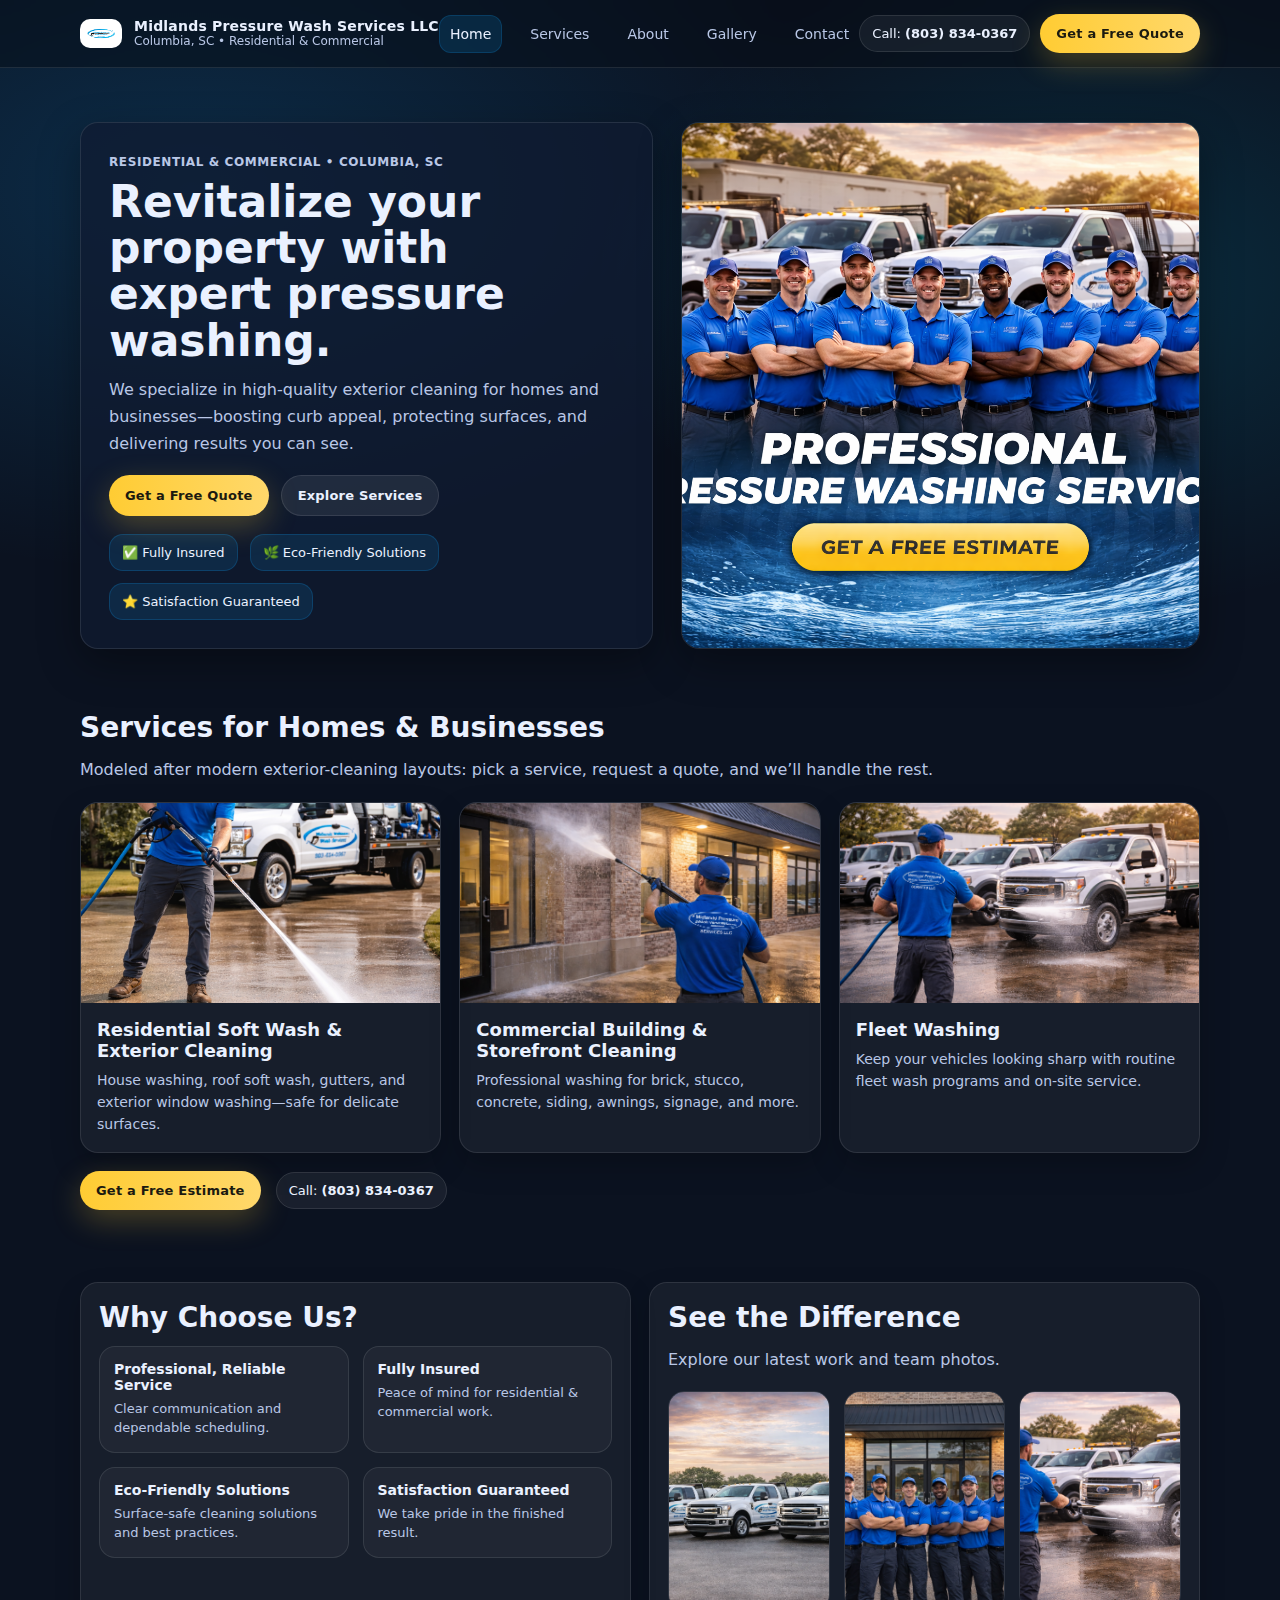
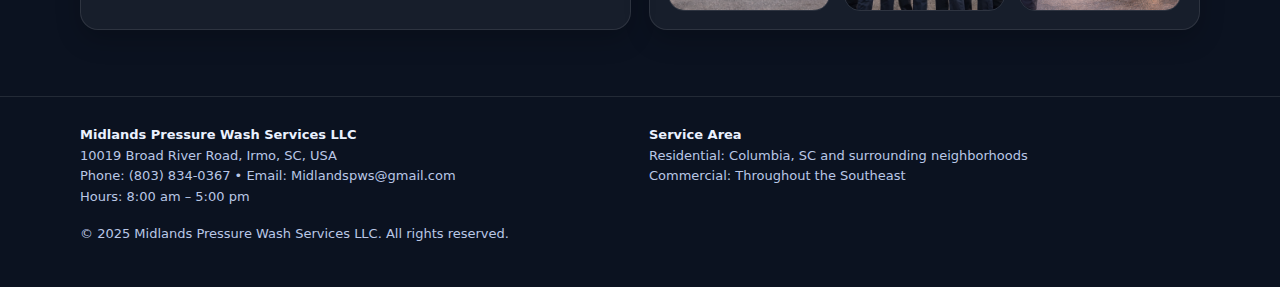
<file: index.html>
<!doctype html>
<html lang="en">
<head>
  <meta charset="utf-8" />
  <meta name="viewport" content="width=device-width, initial-scale=1" />
  <title>Home | Midlands Pressure Wash Services LLC</title>
  <meta name="description" content="Residential & commercial pressure washing serving Columbia, SC and the surrounding area. Call (803) 834-0367 for a free quote."/>
  <link rel="icon" href="assets/logo.png" />
  <link rel="stylesheet" href="assets/styles.css" />
</head>
<body>
  <header class="topbar">
    <div class="container topbar-inner">
      <a class="brand" href="index.html">
        <img src="assets/logo.png" alt="Midlands Pressure Wash Services logo" />
        <div class="name">
          <strong>Midlands Pressure Wash Services LLC</strong>
          <span>Columbia, SC • Residential & Commercial</span>
        </div>
      </a>

      <nav class="nav">
        <a href="index.html" class="active">Home</a>
<a href="services.html" class="">Services</a>
<a href="about.html" class="">About</a>
<a href="gallery.html" class="">Gallery</a>
<a href="contact.html" class="">Contact</a>
      </nav>

      <div class="phone">
        <span class="pill">Call: <strong>(803) 834-0367</strong></span>
        <a class="btn btn-primary" href="contact.html">Get a Free Quote</a>
        <button class="btn btn-ghost mobile-toggle" data-mobile-btn aria-label="Open menu">Menu</button>
      </div>
    </div>

    <div class="container" data-mobile-menu style="display:none; padding-bottom: 14px;">
      <div class="panel" style="padding: 12px;">
        <div style="display:flex; gap:10px; flex-wrap:wrap;">
          <a href="index.html">Home</a>
<a href="services.html">Services</a>
<a href="about.html">About</a>
<a href="gallery.html">Gallery</a>
<a href="contact.html">Contact</a>
        </div>
      </div>
    </div>
  </header>

  <main>
    
<section class="hero">
  <div class="container hero-grid">
    <div class="hero-card">
      <div class="hero-copy">
        <div class="kicker">Residential & Commercial • Columbia, SC</div>
        <h1 class="h1">Revitalize your property with expert pressure washing.</h1>
        <p class="lead">We specialize in high-quality exterior cleaning for homes and businesses—boosting curb appeal, protecting surfaces, and delivering results you can see.</p>

        <div class="cta-row">
          <a class="btn btn-primary" href="contact.html">Get a Free Quote</a>
          <a class="btn btn-ghost" href="services.html">Explore Services</a>
        </div>

        <div class="trust">
          <div class="badge">✅ Fully Insured</div>
          <div class="badge">🌿 Eco-Friendly Solutions</div>
          <div class="badge">⭐ Satisfaction Guaranteed</div>
        </div>
      </div>
    </div>

    <div class="hero-media">
      <img src="assets/hero.png" alt="Midlands Pressure Wash Services crew and trucks" />
    </div>
  </div>
</section>

<section class="section">
  <div class="container">
    <h2>Services for Homes & Businesses</h2>
    <p>Modeled after modern exterior-cleaning layouts: pick a service, request a quote, and we’ll handle the rest.</p>

    <div class="grid-3">
      <div class="card">
        <img src="assets/driveway_spray.png" alt="Driveway pressure washing" />
        <div class="content">
          <h3>Residential Soft Wash & Exterior Cleaning</h3>
          <p>House washing, roof soft wash, gutters, and exterior window washing—safe for delicate surfaces.</p>
        </div>
      </div>
      <div class="card">
        <img src="assets/building_wash.png" alt="Commercial building wash" />
        <div class="content">
          <h3>Commercial Building & Storefront Cleaning</h3>
          <p>Professional washing for brick, stucco, concrete, siding, awnings, signage, and more.</p>
        </div>
      </div>
      <div class="card">
        <img src="assets/fleet_wash_govt.png" alt="Fleet washing" />
        <div class="content">
          <h3>Fleet Washing</h3>
          <p>Keep your vehicles looking sharp with routine fleet wash programs and on-site service.</p>
        </div>
      </div>
    </div>

    <div style="margin-top:18px;">
      <a class="btn btn-primary" href="contact.html">Get a Free Estimate</a>
      <span class="pill" style="margin-left:10px;">Call: <strong>(803) 834-0367</strong></span>
    </div>
  </div>
</section>

<section class="section">
  <div class="container split">
    <div class="panel">
      <h2>Why Choose Us?</h2>
      <div class="list">
        <div class="li"><strong>Professional, Reliable Service</strong><span>Clear communication and dependable scheduling.</span></div>
        <div class="li"><strong>Fully Insured</strong><span>Peace of mind for residential & commercial work.</span></div>
        <div class="li"><strong>Eco-Friendly Solutions</strong><span>Surface-safe cleaning solutions and best practices.</span></div>
        <div class="li"><strong>Satisfaction Guaranteed</strong><span>We take pride in the finished result.</span></div>
      </div>
    </div>
    <div class="panel">
      <h2>See the Difference</h2>
      <p>Explore our latest work and team photos.</p>
      <div class="gallery">
        <img data-lightbox src="assets/three_trucks.png" alt="Branded trucks lineup" />
        <img data-lightbox src="assets/eight_commercial_building.png" alt="Team in front of commercial building" />
        <img data-lightbox src="assets/fleet_wash_govt.png" alt="Government fleet wash" />
      </div>
    </div>
  </div>
</section>

  </main>

  <footer class="footer">
    <div class="container">
      <div class="split">
        <div class="small">
          <strong style="color: var(--text);">Midlands Pressure Wash Services LLC</strong><br/>
          10019 Broad River Road, Irmo, SC, USA<br/>
          Phone: (803) 834-0367 • Email: Midlandspws@gmail.com<br/>
          Hours: 8:00 am – 5:00 pm
        </div>
        <div class="small">
          <strong style="color: var(--text);">Service Area</strong><br/>
          Residential: Columbia, SC and surrounding neighborhoods<br/>
          Commercial: Throughout the Southeast
        </div>
      </div>
      <div class="small" style="margin-top:16px;">
        © 2025 Midlands Pressure Wash Services LLC. All rights reserved.
      </div>
    </div>
  </footer>

  <script src="assets/app.js"></script>
  <script>
    // show mobile menu container only on small screens
    const mm = document.querySelector('[data-mobile-menu]');
    if (mm) {
      const sync = () => {
        mm.style.display = (window.innerWidth <= 980) ? 'block' : 'none';
        if (window.innerWidth > 980) mm.classList.remove('open');
        mm.style.maxHeight = mm.classList.contains('open') ? '240px' : '0px';
        mm.style.overflow = 'hidden';
        mm.style.transition = 'max-height .22s ease';
      };
      window.addEventListener('resize', sync);
      const btn = document.querySelector('[data-mobile-btn]');
      if (btn) btn.addEventListener('click', () => {
        mm.classList.toggle('open');
        sync();
      });
      sync();
    }
  </script>
</body>
</html>
</file>
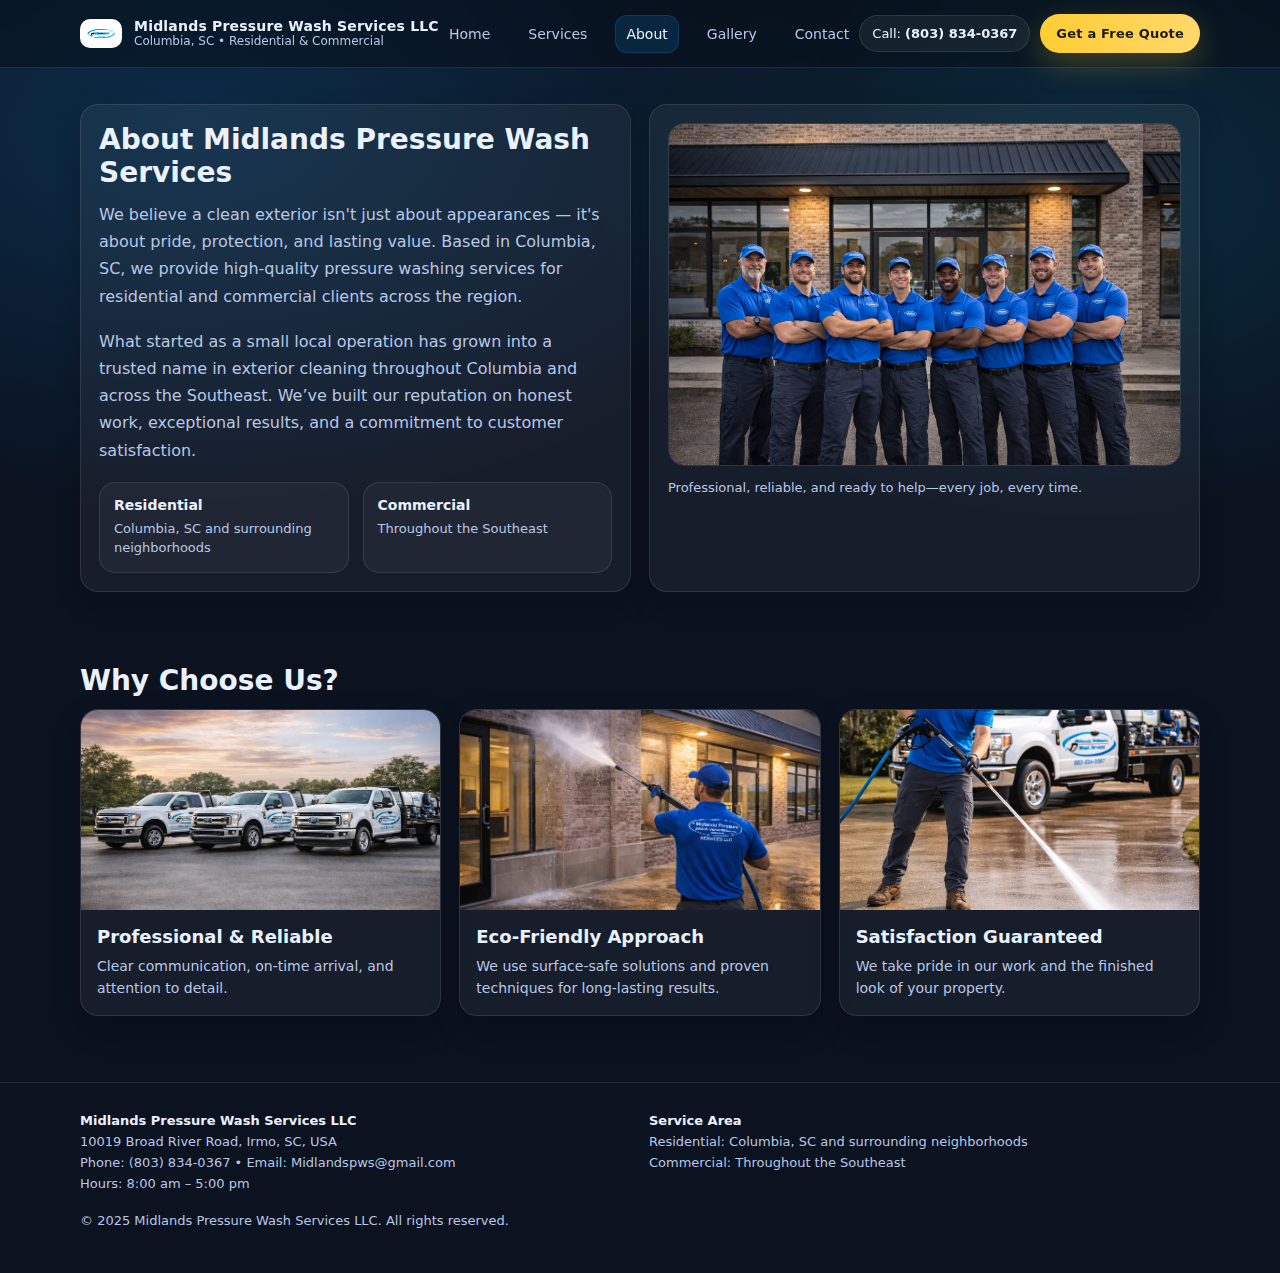
<file: about.html>
<!doctype html>
<html lang="en">
<head>
  <meta charset="utf-8" />
  <meta name="viewport" content="width=device-width, initial-scale=1" />
  <title>About | Midlands Pressure Wash Services LLC</title>
  <meta name="description" content="Residential & commercial pressure washing serving Columbia, SC and the surrounding area. Call (803) 834-0367 for a free quote."/>
  <link rel="icon" href="assets/logo.png" />
  <link rel="stylesheet" href="assets/styles.css" />
</head>
<body>
  <header class="topbar">
    <div class="container topbar-inner">
      <a class="brand" href="index.html">
        <img src="assets/logo.png" alt="Midlands Pressure Wash Services logo" />
        <div class="name">
          <strong>Midlands Pressure Wash Services LLC</strong>
          <span>Columbia, SC • Residential & Commercial</span>
        </div>
      </a>

      <nav class="nav">
        <a href="index.html" class="">Home</a>
<a href="services.html" class="">Services</a>
<a href="about.html" class="active">About</a>
<a href="gallery.html" class="">Gallery</a>
<a href="contact.html" class="">Contact</a>
      </nav>

      <div class="phone">
        <span class="pill">Call: <strong>(803) 834-0367</strong></span>
        <a class="btn btn-primary" href="contact.html">Get a Free Quote</a>
        <button class="btn btn-ghost mobile-toggle" data-mobile-btn aria-label="Open menu">Menu</button>
      </div>
    </div>

    <div class="container" data-mobile-menu style="display:none; padding-bottom: 14px;">
      <div class="panel" style="padding: 12px;">
        <div style="display:flex; gap:10px; flex-wrap:wrap;">
          <a href="index.html">Home</a>
<a href="services.html">Services</a>
<a href="about.html">About</a>
<a href="gallery.html">Gallery</a>
<a href="contact.html">Contact</a>
        </div>
      </div>
    </div>
  </header>

  <main>
    
<section class="section">
  <div class="container split">
    <div class="panel">
      <h2>About Midlands Pressure Wash Services</h2>
      <p>We believe a clean exterior isn't just about appearances — it's about pride, protection, and lasting value. Based in Columbia, SC, we provide high-quality pressure washing services for residential and commercial clients across the region.</p>
      <p>What started as a small local operation has grown into a trusted name in exterior cleaning throughout Columbia and across the Southeast. We’ve built our reputation on honest work, exceptional results, and a commitment to customer satisfaction.</p>
      <div class="list">
        <div class="li"><strong>Residential</strong><span>Columbia, SC and surrounding neighborhoods</span></div>
        <div class="li"><strong>Commercial</strong><span>Throughout the Southeast</span></div>
      </div>
    </div>
    <div class="panel">
      <img style="border-radius: 16px; border: var(--border);" src="assets/eight_commercial_building.png" alt="MPWS team" />
      <div style="margin-top: 12px;" class="small">Professional, reliable, and ready to help—every job, every time.</div>
    </div>
  </div>
</section>

<section class="section">
  <div class="container">
    <h2>Why Choose Us?</h2>
    <div class="grid-3">
      <div class="card">
        <img src="assets/three_trucks.png" alt="Fleet" />
        <div class="content">
          <h3>Professional & Reliable</h3>
          <p>Clear communication, on-time arrival, and attention to detail.</p>
        </div>
      </div>
      <div class="card">
        <img src="assets/building_wash.png" alt="Commercial wash" />
        <div class="content">
          <h3>Eco-Friendly Approach</h3>
          <p>We use surface-safe solutions and proven techniques for long-lasting results.</p>
        </div>
      </div>
      <div class="card">
        <img src="assets/driveway_spray.png" alt="Driveway wash" />
        <div class="content">
          <h3>Satisfaction Guaranteed</h3>
          <p>We take pride in our work and the finished look of your property.</p>
        </div>
      </div>
    </div>
  </div>
</section>

  </main>

  <footer class="footer">
    <div class="container">
      <div class="split">
        <div class="small">
          <strong style="color: var(--text);">Midlands Pressure Wash Services LLC</strong><br/>
          10019 Broad River Road, Irmo, SC, USA<br/>
          Phone: (803) 834-0367 • Email: Midlandspws@gmail.com<br/>
          Hours: 8:00 am – 5:00 pm
        </div>
        <div class="small">
          <strong style="color: var(--text);">Service Area</strong><br/>
          Residential: Columbia, SC and surrounding neighborhoods<br/>
          Commercial: Throughout the Southeast
        </div>
      </div>
      <div class="small" style="margin-top:16px;">
        © 2025 Midlands Pressure Wash Services LLC. All rights reserved.
      </div>
    </div>
  </footer>

  <script src="assets/app.js"></script>
  <script>
    // show mobile menu container only on small screens
    const mm = document.querySelector('[data-mobile-menu]');
    if (mm) {
      const sync = () => {
        mm.style.display = (window.innerWidth <= 980) ? 'block' : 'none';
        if (window.innerWidth > 980) mm.classList.remove('open');
        mm.style.maxHeight = mm.classList.contains('open') ? '240px' : '0px';
        mm.style.overflow = 'hidden';
        mm.style.transition = 'max-height .22s ease';
      };
      window.addEventListener('resize', sync);
      const btn = document.querySelector('[data-mobile-btn]');
      if (btn) btn.addEventListener('click', () => {
        mm.classList.toggle('open');
        sync();
      });
      sync();
    }
  </script>
</body>
</html>
</file>
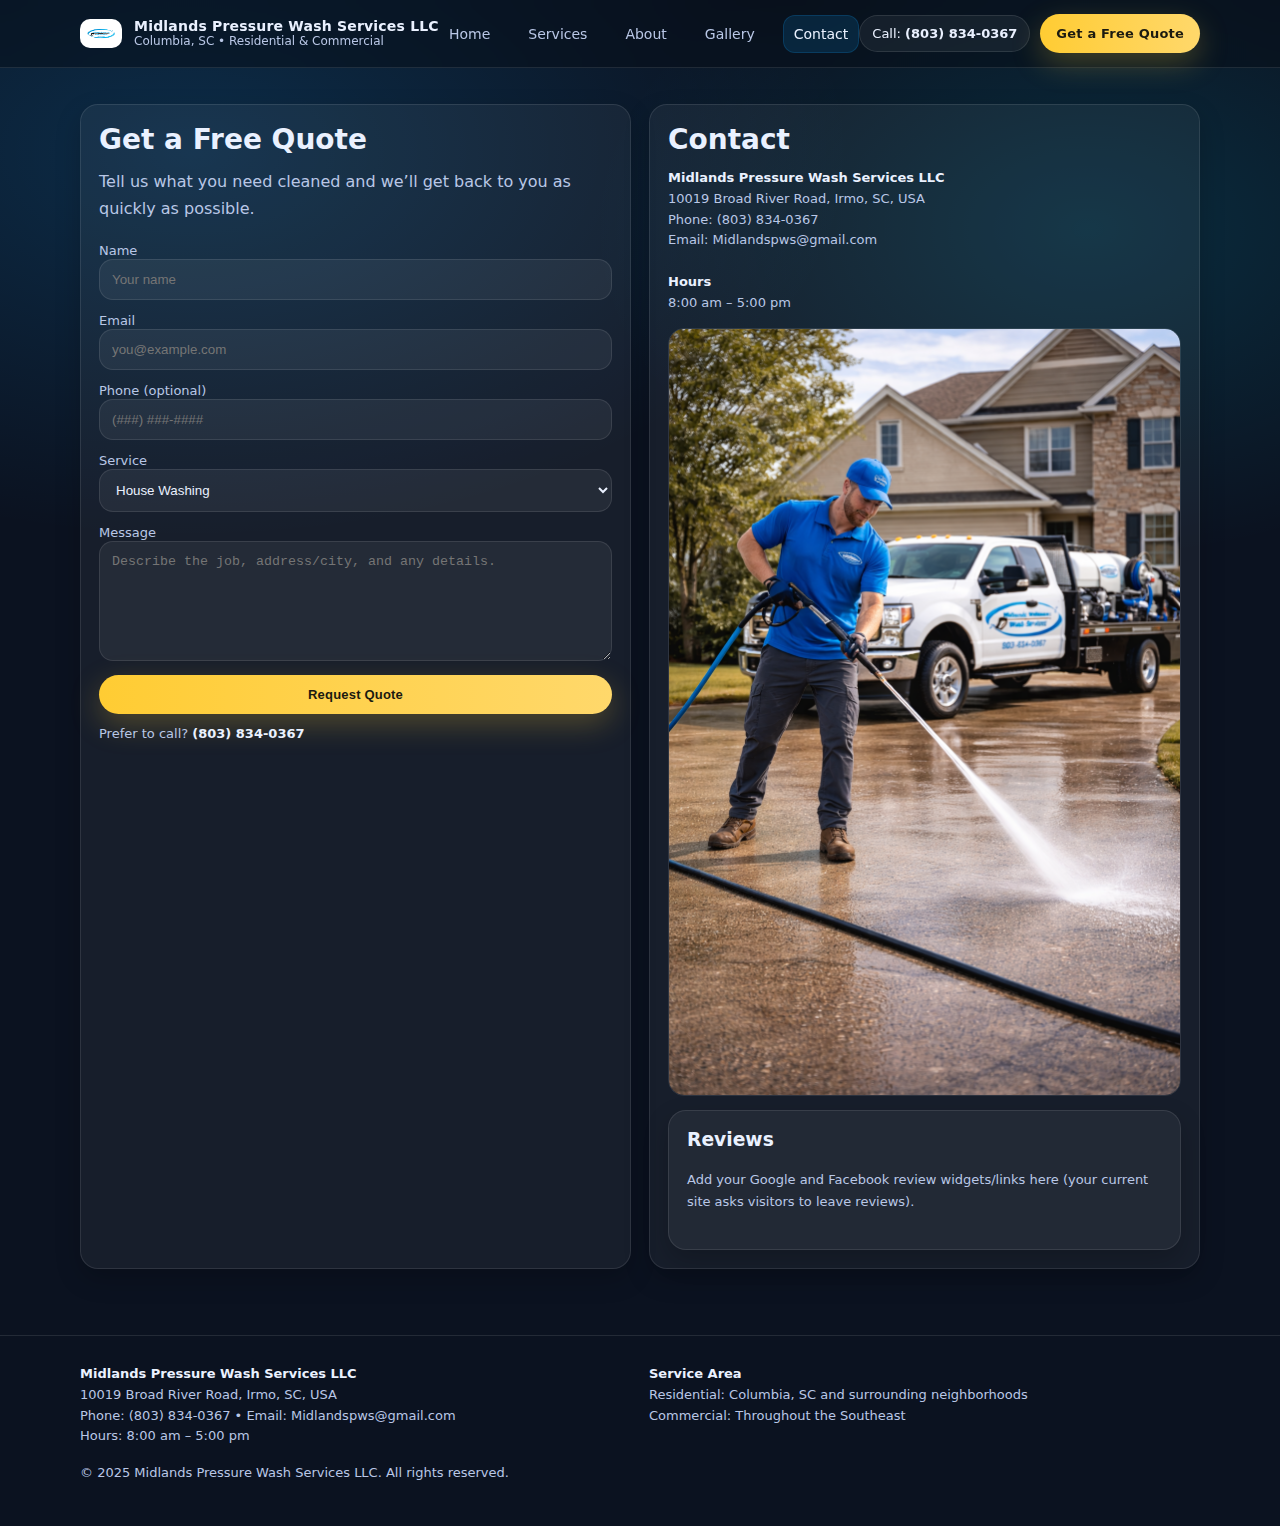
<file: contact.html>
<!doctype html>
<html lang="en">
<head>
  <meta charset="utf-8" />
  <meta name="viewport" content="width=device-width, initial-scale=1" />
  <title>Contact | Midlands Pressure Wash Services LLC</title>
  <meta name="description" content="Residential & commercial pressure washing serving Columbia, SC and the surrounding area. Call (803) 834-0367 for a free quote."/>
  <link rel="icon" href="assets/logo.png" />
  <link rel="stylesheet" href="assets/styles.css" />
</head>
<body>
  <header class="topbar">
    <div class="container topbar-inner">
      <a class="brand" href="index.html">
        <img src="assets/logo.png" alt="Midlands Pressure Wash Services logo" />
        <div class="name">
          <strong>Midlands Pressure Wash Services LLC</strong>
          <span>Columbia, SC • Residential & Commercial</span>
        </div>
      </a>

      <nav class="nav">
        <a href="index.html" class="">Home</a>
<a href="services.html" class="">Services</a>
<a href="about.html" class="">About</a>
<a href="gallery.html" class="">Gallery</a>
<a href="contact.html" class="active">Contact</a>
      </nav>

      <div class="phone">
        <span class="pill">Call: <strong>(803) 834-0367</strong></span>
        <a class="btn btn-primary" href="contact.html">Get a Free Quote</a>
        <button class="btn btn-ghost mobile-toggle" data-mobile-btn aria-label="Open menu">Menu</button>
      </div>
    </div>

    <div class="container" data-mobile-menu style="display:none; padding-bottom: 14px;">
      <div class="panel" style="padding: 12px;">
        <div style="display:flex; gap:10px; flex-wrap:wrap;">
          <a href="index.html">Home</a>
<a href="services.html">Services</a>
<a href="about.html">About</a>
<a href="gallery.html">Gallery</a>
<a href="contact.html">Contact</a>
        </div>
      </div>
    </div>
  </header>

  <main>
    
<section class="section">
  <div class="container split">
    <div class="panel">
      <h2>Get a Free Quote</h2>
      <p>Tell us what you need cleaned and we’ll get back to you as quickly as possible.</p>

      <form class="form" onsubmit="event.preventDefault(); alert('This demo form is not connected to email yet. Hook it up to Formspree, Netlify Forms, or your backend.');">
        <div>
          <label for="name">Name</label>
          <input id="name" name="name" placeholder="Your name" required />
        </div>
        <div>
          <label for="email">Email</label>
          <input id="email" name="email" type="email" placeholder="you@example.com" required />
        </div>
        <div>
          <label for="phone">Phone (optional)</label>
          <input id="phone" name="phone" placeholder="(###) ###-####" />
        </div>
        <div>
          <label for="service">Service</label>
          <select id="service" name="service">
            <option>House Washing</option>
            <option>Roof Cleaning (Soft Wash)</option>
            <option>Driveway / Concrete Cleaning</option>
            <option>Commercial Building Washing</option>
            <option>Fleet Washing</option>
            <option>Other</option>
          </select>
        </div>
        <div>
          <label for="message">Message</label>
          <textarea id="message" name="message" placeholder="Describe the job, address/city, and any details."></textarea>
        </div>
        <button class="btn btn-primary" type="submit">Request Quote</button>
        <div class="small">Prefer to call? <strong style="color: var(--text);">(803) 834-0367</strong></div>
      </form>
    </div>

    <div class="panel">
      <h2>Contact</h2>
      <div class="small">
        <strong style="color: var(--text);">Midlands Pressure Wash Services LLC</strong><br/>
        10019 Broad River Road, Irmo, SC, USA<br/>
        Phone: (803) 834-0367<br/>
        Email: Midlandspws@gmail.com<br/><br/>
        <strong style="color: var(--text);">Hours</strong><br/>
        8:00 am – 5:00 pm
      </div>

      <div style="margin-top:14px;">
        <img style="border-radius: 16px; border: var(--border);" src="assets/driveway_spray.png" alt="On-site service" />
      </div>

      <div class="panel" style="margin-top:14px;">
        <h3 style="margin-top:0;">Reviews</h3>
        <p class="small">Add your Google and Facebook review widgets/links here (your current site asks visitors to leave reviews).</p>
      </div>
    </div>
  </div>
</section>

  </main>

  <footer class="footer">
    <div class="container">
      <div class="split">
        <div class="small">
          <strong style="color: var(--text);">Midlands Pressure Wash Services LLC</strong><br/>
          10019 Broad River Road, Irmo, SC, USA<br/>
          Phone: (803) 834-0367 • Email: Midlandspws@gmail.com<br/>
          Hours: 8:00 am – 5:00 pm
        </div>
        <div class="small">
          <strong style="color: var(--text);">Service Area</strong><br/>
          Residential: Columbia, SC and surrounding neighborhoods<br/>
          Commercial: Throughout the Southeast
        </div>
      </div>
      <div class="small" style="margin-top:16px;">
        © 2025 Midlands Pressure Wash Services LLC. All rights reserved.
      </div>
    </div>
  </footer>

  <script src="assets/app.js"></script>
  <script>
    // show mobile menu container only on small screens
    const mm = document.querySelector('[data-mobile-menu]');
    if (mm) {
      const sync = () => {
        mm.style.display = (window.innerWidth <= 980) ? 'block' : 'none';
        if (window.innerWidth > 980) mm.classList.remove('open');
        mm.style.maxHeight = mm.classList.contains('open') ? '240px' : '0px';
        mm.style.overflow = 'hidden';
        mm.style.transition = 'max-height .22s ease';
      };
      window.addEventListener('resize', sync);
      const btn = document.querySelector('[data-mobile-btn]');
      if (btn) btn.addEventListener('click', () => {
        mm.classList.toggle('open');
        sync();
      });
      sync();
    }
  </script>
</body>
</html>
</file>
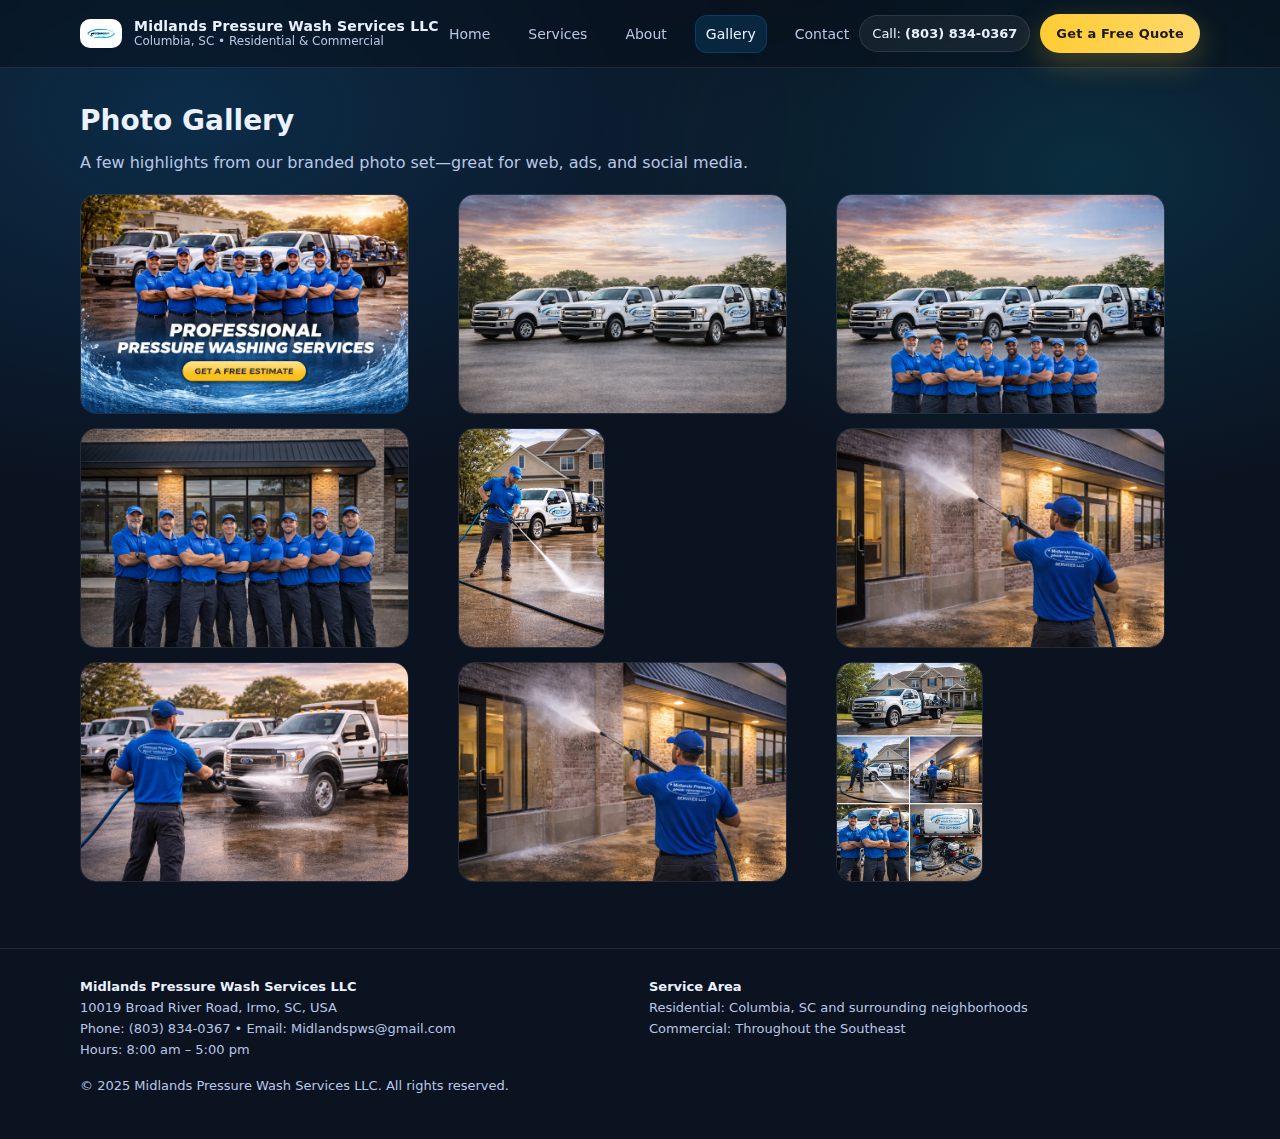
<file: gallery.html>
<!doctype html>
<html lang="en">
<head>
  <meta charset="utf-8" />
  <meta name="viewport" content="width=device-width, initial-scale=1" />
  <title>Gallery | Midlands Pressure Wash Services LLC</title>
  <meta name="description" content="Residential & commercial pressure washing serving Columbia, SC and the surrounding area. Call (803) 834-0367 for a free quote."/>
  <link rel="icon" href="assets/logo.png" />
  <link rel="stylesheet" href="assets/styles.css" />
</head>
<body>
  <header class="topbar">
    <div class="container topbar-inner">
      <a class="brand" href="index.html">
        <img src="assets/logo.png" alt="Midlands Pressure Wash Services logo" />
        <div class="name">
          <strong>Midlands Pressure Wash Services LLC</strong>
          <span>Columbia, SC • Residential & Commercial</span>
        </div>
      </a>

      <nav class="nav">
        <a href="index.html" class="">Home</a>
<a href="services.html" class="">Services</a>
<a href="about.html" class="">About</a>
<a href="gallery.html" class="active">Gallery</a>
<a href="contact.html" class="">Contact</a>
      </nav>

      <div class="phone">
        <span class="pill">Call: <strong>(803) 834-0367</strong></span>
        <a class="btn btn-primary" href="contact.html">Get a Free Quote</a>
        <button class="btn btn-ghost mobile-toggle" data-mobile-btn aria-label="Open menu">Menu</button>
      </div>
    </div>

    <div class="container" data-mobile-menu style="display:none; padding-bottom: 14px;">
      <div class="panel" style="padding: 12px;">
        <div style="display:flex; gap:10px; flex-wrap:wrap;">
          <a href="index.html">Home</a>
<a href="services.html">Services</a>
<a href="about.html">About</a>
<a href="gallery.html">Gallery</a>
<a href="contact.html">Contact</a>
        </div>
      </div>
    </div>
  </header>

  <main>
    
<section class="section">
  <div class="container">
    <h2>Photo Gallery</h2>
    <p>A few highlights from our branded photo set—great for web, ads, and social media.</p>

    <div class="gallery">
      <img data-lightbox src="assets/hero.png" alt="Hero crew photo" />
      <img data-lightbox src="assets/three_trucks.png" alt="Three trucks lineup" />
      <img data-lightbox src="assets/eight_in_front_trucks.png" alt="Team in front of trucks" />
      <img data-lightbox src="assets/eight_commercial_building.png" alt="Team at commercial building" />
      <img data-lightbox src="assets/driveway_spray.png" alt="Driveway cleaning" />
      <img data-lightbox src="assets/fleet_wash_business.png" alt="Fleet washing (business)" />
      <img data-lightbox src="assets/fleet_wash_govt.png" alt="Fleet washing (government)" />
      <img data-lightbox src="assets/building_wash.png" alt="Commercial building wash" />
      <img data-lightbox src="assets/set_collage.png" alt="Full branded set collage" />
    </div>
  </div>
</section>

  </main>

  <footer class="footer">
    <div class="container">
      <div class="split">
        <div class="small">
          <strong style="color: var(--text);">Midlands Pressure Wash Services LLC</strong><br/>
          10019 Broad River Road, Irmo, SC, USA<br/>
          Phone: (803) 834-0367 • Email: Midlandspws@gmail.com<br/>
          Hours: 8:00 am – 5:00 pm
        </div>
        <div class="small">
          <strong style="color: var(--text);">Service Area</strong><br/>
          Residential: Columbia, SC and surrounding neighborhoods<br/>
          Commercial: Throughout the Southeast
        </div>
      </div>
      <div class="small" style="margin-top:16px;">
        © 2025 Midlands Pressure Wash Services LLC. All rights reserved.
      </div>
    </div>
  </footer>

  <script src="assets/app.js"></script>
  <script>
    // show mobile menu container only on small screens
    const mm = document.querySelector('[data-mobile-menu]');
    if (mm) {
      const sync = () => {
        mm.style.display = (window.innerWidth <= 980) ? 'block' : 'none';
        if (window.innerWidth > 980) mm.classList.remove('open');
        mm.style.maxHeight = mm.classList.contains('open') ? '240px' : '0px';
        mm.style.overflow = 'hidden';
        mm.style.transition = 'max-height .22s ease';
      };
      window.addEventListener('resize', sync);
      const btn = document.querySelector('[data-mobile-btn]');
      if (btn) btn.addEventListener('click', () => {
        mm.classList.toggle('open');
        sync();
      });
      sync();
    }
  </script>
</body>
</html>
</file>
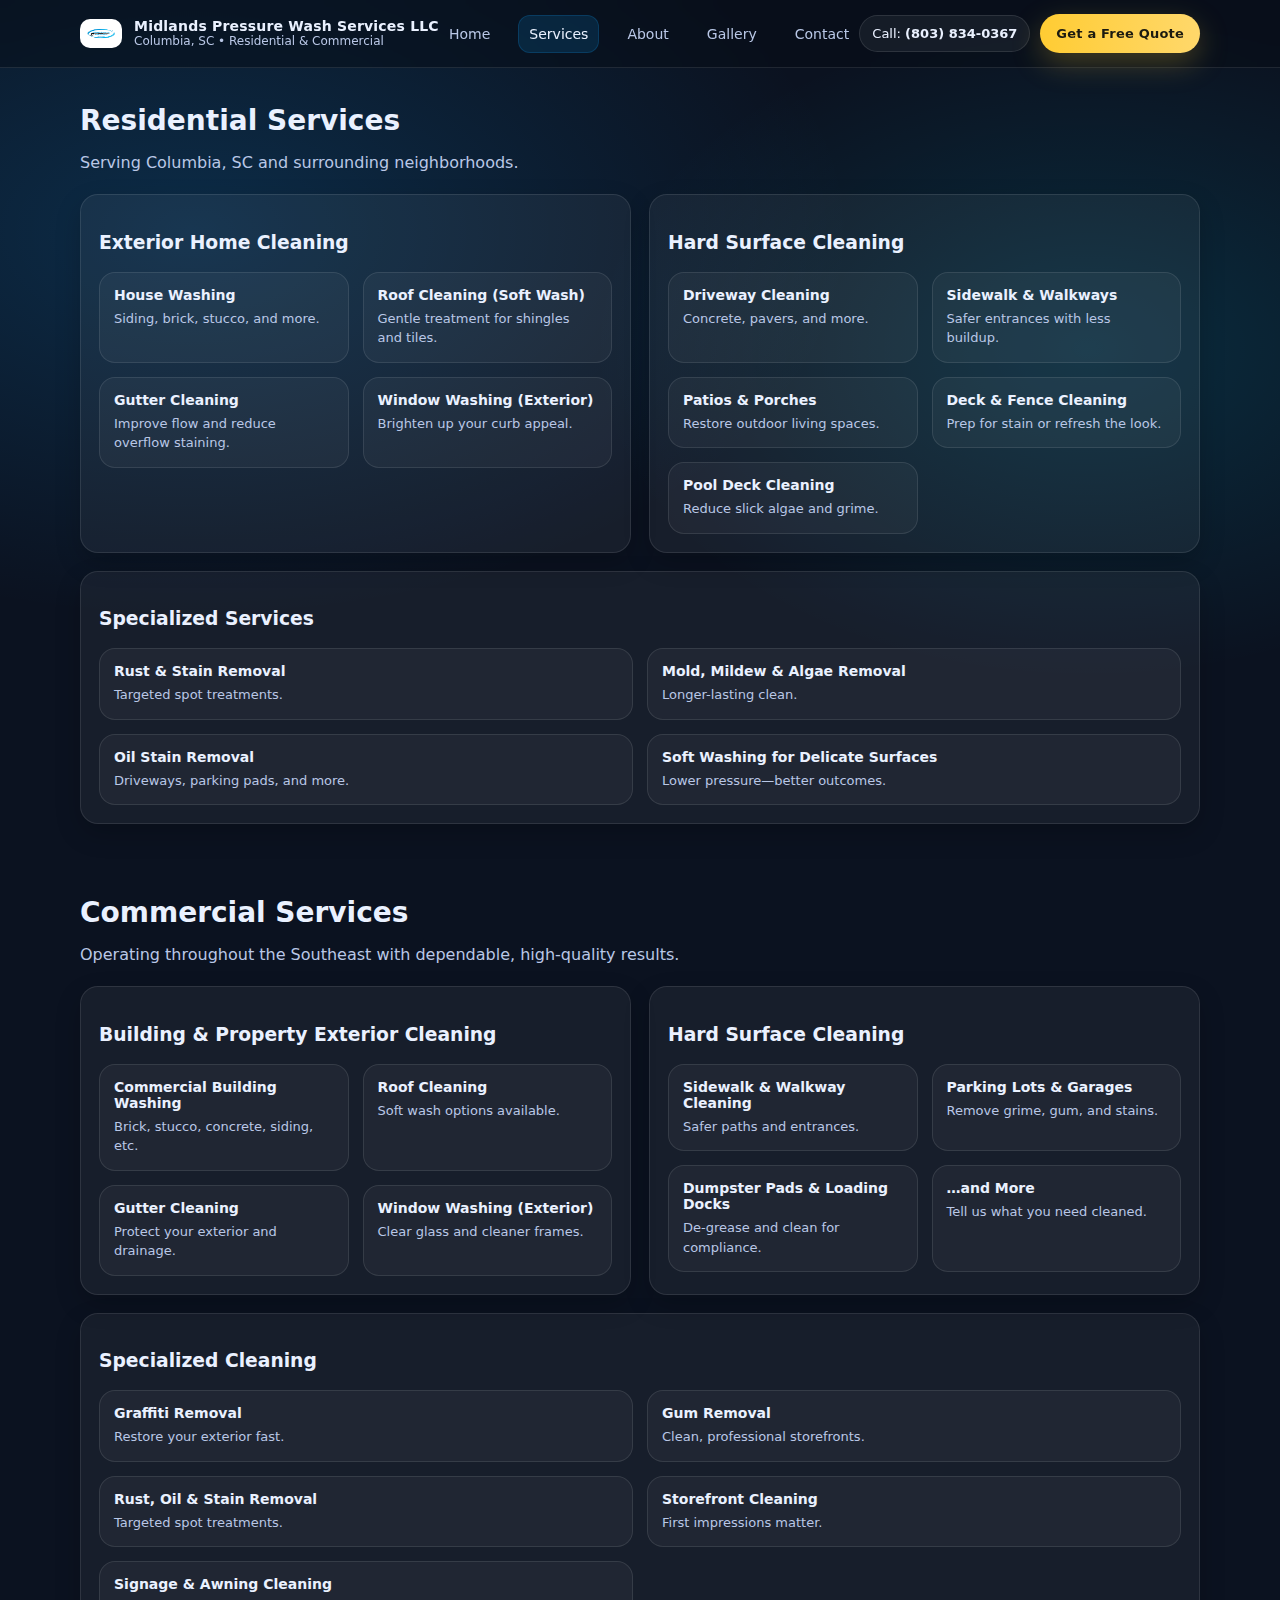
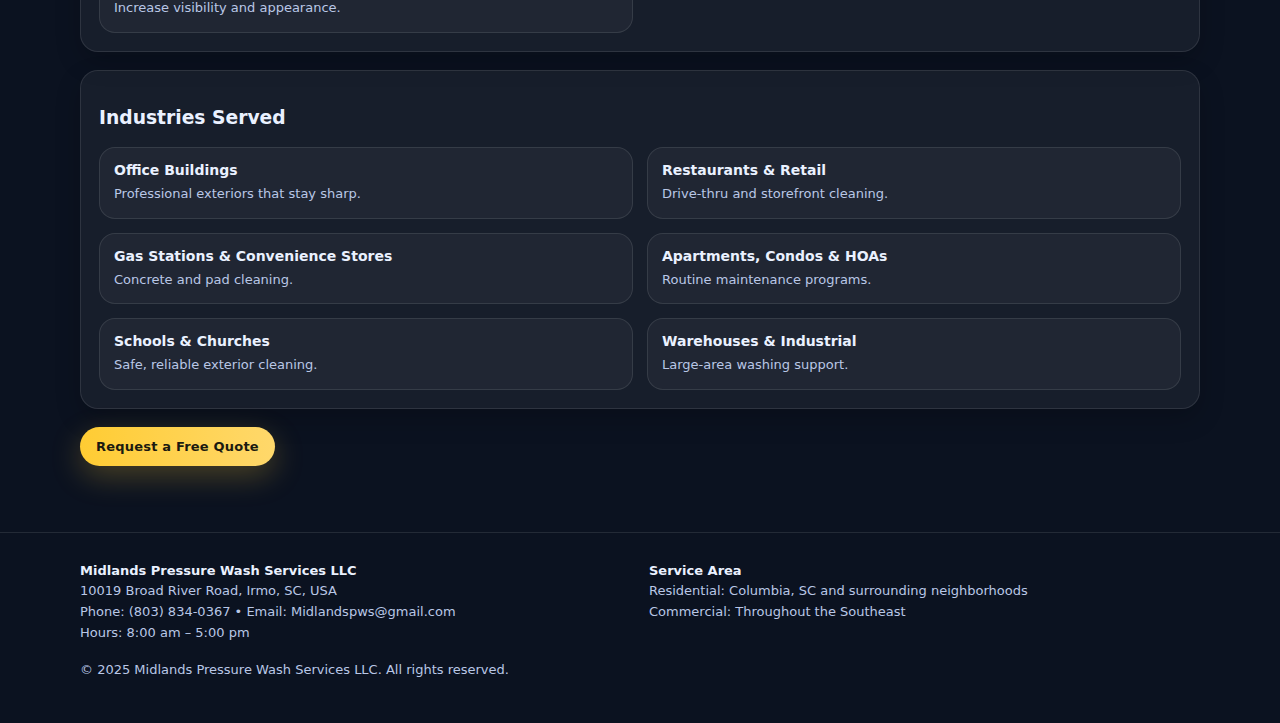
<file: services.html>
<!doctype html>
<html lang="en">
<head>
  <meta charset="utf-8" />
  <meta name="viewport" content="width=device-width, initial-scale=1" />
  <title>Services | Midlands Pressure Wash Services LLC</title>
  <meta name="description" content="Residential & commercial pressure washing serving Columbia, SC and the surrounding area. Call (803) 834-0367 for a free quote."/>
  <link rel="icon" href="assets/logo.png" />
  <link rel="stylesheet" href="assets/styles.css" />
</head>
<body>
  <header class="topbar">
    <div class="container topbar-inner">
      <a class="brand" href="index.html">
        <img src="assets/logo.png" alt="Midlands Pressure Wash Services logo" />
        <div class="name">
          <strong>Midlands Pressure Wash Services LLC</strong>
          <span>Columbia, SC • Residential & Commercial</span>
        </div>
      </a>

      <nav class="nav">
        <a href="index.html" class="">Home</a>
<a href="services.html" class="active">Services</a>
<a href="about.html" class="">About</a>
<a href="gallery.html" class="">Gallery</a>
<a href="contact.html" class="">Contact</a>
      </nav>

      <div class="phone">
        <span class="pill">Call: <strong>(803) 834-0367</strong></span>
        <a class="btn btn-primary" href="contact.html">Get a Free Quote</a>
        <button class="btn btn-ghost mobile-toggle" data-mobile-btn aria-label="Open menu">Menu</button>
      </div>
    </div>

    <div class="container" data-mobile-menu style="display:none; padding-bottom: 14px;">
      <div class="panel" style="padding: 12px;">
        <div style="display:flex; gap:10px; flex-wrap:wrap;">
          <a href="index.html">Home</a>
<a href="services.html">Services</a>
<a href="about.html">About</a>
<a href="gallery.html">Gallery</a>
<a href="contact.html">Contact</a>
        </div>
      </div>
    </div>
  </header>

  <main>
    
<section class="section">
  <div class="container">
    <h2>Residential Services</h2>
    <p>Serving Columbia, SC and surrounding neighborhoods.</p>

    <div class="split">
      <div class="panel">
        <h3>Exterior Home Cleaning</h3>
        <div class="list">
          <div class="li"><strong>House Washing</strong><span>Siding, brick, stucco, and more.</span></div>
          <div class="li"><strong>Roof Cleaning (Soft Wash)</strong><span>Gentle treatment for shingles and tiles.</span></div>
          <div class="li"><strong>Gutter Cleaning</strong><span>Improve flow and reduce overflow staining.</span></div>
          <div class="li"><strong>Window Washing (Exterior)</strong><span>Brighten up your curb appeal.</span></div>
        </div>
      </div>

      <div class="panel">
        <h3>Hard Surface Cleaning</h3>
        <div class="list">
          <div class="li"><strong>Driveway Cleaning</strong><span>Concrete, pavers, and more.</span></div>
          <div class="li"><strong>Sidewalk & Walkways</strong><span>Safer entrances with less buildup.</span></div>
          <div class="li"><strong>Patios & Porches</strong><span>Restore outdoor living spaces.</span></div>
          <div class="li"><strong>Deck & Fence Cleaning</strong><span>Prep for stain or refresh the look.</span></div>
          <div class="li"><strong>Pool Deck Cleaning</strong><span>Reduce slick algae and grime.</span></div>
        </div>
      </div>
    </div>

    <div class="panel" style="margin-top:18px;">
      <h3>Specialized Services</h3>
      <div class="list">
        <div class="li"><strong>Rust & Stain Removal</strong><span>Targeted spot treatments.</span></div>
        <div class="li"><strong>Mold, Mildew & Algae Removal</strong><span>Longer-lasting clean.</span></div>
        <div class="li"><strong>Oil Stain Removal</strong><span>Driveways, parking pads, and more.</span></div>
        <div class="li"><strong>Soft Washing for Delicate Surfaces</strong><span>Lower pressure—better outcomes.</span></div>
      </div>
    </div>
  </div>
</section>

<section class="section">
  <div class="container">
    <h2>Commercial Services</h2>
    <p>Operating throughout the Southeast with dependable, high-quality results.</p>

    <div class="split">
      <div class="panel">
        <h3>Building & Property Exterior Cleaning</h3>
        <div class="list">
          <div class="li"><strong>Commercial Building Washing</strong><span>Brick, stucco, concrete, siding, etc.</span></div>
          <div class="li"><strong>Roof Cleaning</strong><span>Soft wash options available.</span></div>
          <div class="li"><strong>Gutter Cleaning</strong><span>Protect your exterior and drainage.</span></div>
          <div class="li"><strong>Window Washing (Exterior)</strong><span>Clear glass and cleaner frames.</span></div>
        </div>
      </div>

      <div class="panel">
        <h3>Hard Surface Cleaning</h3>
        <div class="list">
          <div class="li"><strong>Sidewalk & Walkway Cleaning</strong><span>Safer paths and entrances.</span></div>
          <div class="li"><strong>Parking Lots & Garages</strong><span>Remove grime, gum, and stains.</span></div>
          <div class="li"><strong>Dumpster Pads & Loading Docks</strong><span>De-grease and clean for compliance.</span></div>
          <div class="li"><strong>…and More</strong><span>Tell us what you need cleaned.</span></div>
        </div>
      </div>
    </div>

    <div class="panel" style="margin-top:18px;">
      <h3>Specialized Cleaning</h3>
      <div class="list">
        <div class="li"><strong>Graffiti Removal</strong><span>Restore your exterior fast.</span></div>
        <div class="li"><strong>Gum Removal</strong><span>Clean, professional storefronts.</span></div>
        <div class="li"><strong>Rust, Oil & Stain Removal</strong><span>Targeted spot treatments.</span></div>
        <div class="li"><strong>Storefront Cleaning</strong><span>First impressions matter.</span></div>
        <div class="li"><strong>Signage & Awning Cleaning</strong><span>Increase visibility and appearance.</span></div>
      </div>
    </div>

    <div class="panel" style="margin-top:18px;">
      <h3>Industries Served</h3>
      <div class="list">
        <div class="li"><strong>Office Buildings</strong><span>Professional exteriors that stay sharp.</span></div>
        <div class="li"><strong>Restaurants & Retail</strong><span>Drive-thru and storefront cleaning.</span></div>
        <div class="li"><strong>Gas Stations & Convenience Stores</strong><span>Concrete and pad cleaning.</span></div>
        <div class="li"><strong>Apartments, Condos & HOAs</strong><span>Routine maintenance programs.</span></div>
        <div class="li"><strong>Schools & Churches</strong><span>Safe, reliable exterior cleaning.</span></div>
        <div class="li"><strong>Warehouses & Industrial</strong><span>Large-area washing support.</span></div>
      </div>
    </div>

    <div style="margin-top:18px;">
      <a class="btn btn-primary" href="contact.html">Request a Free Quote</a>
    </div>
  </div>
</section>

  </main>

  <footer class="footer">
    <div class="container">
      <div class="split">
        <div class="small">
          <strong style="color: var(--text);">Midlands Pressure Wash Services LLC</strong><br/>
          10019 Broad River Road, Irmo, SC, USA<br/>
          Phone: (803) 834-0367 • Email: Midlandspws@gmail.com<br/>
          Hours: 8:00 am – 5:00 pm
        </div>
        <div class="small">
          <strong style="color: var(--text);">Service Area</strong><br/>
          Residential: Columbia, SC and surrounding neighborhoods<br/>
          Commercial: Throughout the Southeast
        </div>
      </div>
      <div class="small" style="margin-top:16px;">
        © 2025 Midlands Pressure Wash Services LLC. All rights reserved.
      </div>
    </div>
  </footer>

  <script src="assets/app.js"></script>
  <script>
    // show mobile menu container only on small screens
    const mm = document.querySelector('[data-mobile-menu]');
    if (mm) {
      const sync = () => {
        mm.style.display = (window.innerWidth <= 980) ? 'block' : 'none';
        if (window.innerWidth > 980) mm.classList.remove('open');
        mm.style.maxHeight = mm.classList.contains('open') ? '240px' : '0px';
        mm.style.overflow = 'hidden';
        mm.style.transition = 'max-height .22s ease';
      };
      window.addEventListener('resize', sync);
      const btn = document.querySelector('[data-mobile-btn]');
      if (btn) btn.addEventListener('click', () => {
        mm.classList.toggle('open');
        sync();
      });
      sync();
    }
  </script>
</body>
</html>
</file>
<file: assets/styles.css>
:root{
  --bg:#0b1220;
  --panel:#0f1a30;
  --text:#eaf1ff;
  --muted:#b9c7e6;
  --brand:#10a4ff;
  --brand2:#00d4ff;
  --cta:#ffcc33;
  --shadow: 0 14px 40px rgba(0,0,0,.35);
  --radius: 18px;
  --max: 1120px;
  --border: 1px solid rgba(255,255,255,.10);
  --glass: rgba(15,26,48,.72);
}

*{box-sizing:border-box}
html,body{margin:0;padding:0;font-family: ui-sans-serif, system-ui, -apple-system, Segoe UI, Roboto, Helvetica, Arial, "Apple Color Emoji","Segoe UI Emoji"; background: radial-gradient(1200px 700px at 15% 10%, rgba(16,164,255,.18), transparent 55%), radial-gradient(900px 600px at 85% 15%, rgba(0,212,255,.14), transparent 55%), var(--bg); color:var(--text);}
a{color:inherit;text-decoration:none}
img{max-width:100%;display:block}

.container{width: min(var(--max), calc(100% - 40px)); margin: 0 auto;}
.topbar{background: rgba(5,10,20,.45); border-bottom: var(--border); position: sticky; top: 0; z-index: 50; backdrop-filter: blur(12px);}
.topbar-inner{display:flex; align-items:center; justify-content:space-between; padding: 14px 0;}
.brand{display:flex; gap:12px; align-items:center;}
.brand img{width:42px; height:auto; border-radius: 10px; background:#fff; padding:6px;}
.brand .name{line-height:1.1}
.brand .name strong{display:block; font-size: 14px; letter-spacing:.2px}
.brand .name span{display:block; font-size:12px; color: var(--muted)}
.nav{display:flex; gap:18px; align-items:center;}
.nav a{font-size: 14px; color: var(--muted); padding: 10px 10px; border-radius: 12px;}
.nav a:hover{background: rgba(255,255,255,.06); color: var(--text)}
.nav .active{background: rgba(16,164,255,.14); color: var(--text); border: 1px solid rgba(16,164,255,.18)}
.phone{display:flex; gap:10px; align-items:center}
.pill{border: var(--border); background: rgba(255,255,255,.06); color: var(--text); padding: 10px 12px; border-radius: 999px; font-size: 13px;}
.btn{display:inline-flex; align-items:center; justify-content:center; gap:10px; padding: 12px 16px; border-radius: 999px; font-weight: 800; letter-spacing:.2px; font-size: 13px; border: 0; cursor:pointer;}
.btn-primary{background: linear-gradient(90deg, var(--cta), #ffd86b); color:#1b1a10; box-shadow: 0 10px 30px rgba(255,204,51,.25);}
.btn-ghost{background: rgba(255,255,255,.08); color: var(--text); border: var(--border);}
.btn:hover{transform: translateY(-1px);}
.btn:active{transform: translateY(0px);}

.hero{position:relative; padding: 54px 0 26px;}
.hero-grid{display:grid; grid-template-columns: 1.05fr .95fr; gap: 28px; align-items:stretch;}
.hero-card{background: var(--glass); border: var(--border); border-radius: var(--radius); box-shadow: var(--shadow); overflow:hidden;}
.hero-media{position:relative; border-radius: var(--radius); overflow:hidden; border: var(--border); box-shadow: var(--shadow);}
.hero-media img{width:100%; height: 100%; object-fit: cover; min-height: 420px;}
.hero-copy{padding: 28px;}
.kicker{display:inline-flex; gap:8px; align-items:center; color: var(--muted); font-weight:700; font-size: 12px; letter-spacing: .6px; text-transform: uppercase; margin-bottom: 10px;}
.h1{font-size: 44px; line-height: 1.05; margin: 0 0 12px;}
.lead{color: var(--muted); font-size: 16px; line-height: 1.7; margin: 0 0 18px;}
.cta-row{display:flex; gap:12px; flex-wrap:wrap; margin-top: 18px;}
.trust{display:flex; gap:12px; flex-wrap:wrap; margin-top: 18px;}
.badge{background: rgba(16,164,255,.12); border: 1px solid rgba(16,164,255,.20); color: var(--text); padding: 10px 12px; border-radius: 14px; font-size: 13px;}
.section{padding: 36px 0;}
.section h2{margin: 0 0 12px; font-size: 28px;}
.section p{margin: 0 0 18px; color: var(--muted); line-height:1.7}
.grid-3{display:grid; grid-template-columns: repeat(3, 1fr); gap: 18px;}
.card{background: rgba(255,255,255,.05); border: var(--border); border-radius: var(--radius); overflow:hidden; box-shadow: 0 12px 30px rgba(0,0,0,.22);}
.card .content{padding: 16px;}
.card h3{margin: 0 0 8px; font-size: 18px;}
.card p{margin:0; color: var(--muted); line-height: 1.6; font-size: 14px;}
.card img{width:100%; height: 200px; object-fit: cover;}
.list{display:grid; grid-template-columns: 1fr 1fr; gap: 14px;}
.li{padding: 14px 14px; border-radius: 16px; border: var(--border); background: rgba(255,255,255,.04); color: var(--text);}
.li strong{display:block; font-size: 14px;}
.li span{display:block; margin-top: 6px; color: var(--muted); font-size: 13px; line-height:1.5}

.split{display:grid; grid-template-columns: 1fr 1fr; gap: 18px;}
.panel{background: rgba(255,255,255,.05); border: var(--border); border-radius: var(--radius); padding: 18px; box-shadow: 0 10px 26px rgba(0,0,0,.20);}

.gallery{display:grid; grid-template-columns: repeat(3, 1fr); gap: 14px;}
.gallery img{border-radius: 16px; border: var(--border); height: 220px; object-fit: cover; cursor: pointer;}
.footer{padding: 28px 0 42px; border-top: var(--border); margin-top: 30px; color: var(--muted);}
.footer a{color: var(--muted); text-decoration: underline;}
.small{font-size: 13px; color: var(--muted); line-height:1.6}

.form{display:grid; gap: 10px;}
input, textarea, select{width:100%; padding: 12px 12px; border-radius: 14px; border: var(--border); background: rgba(255,255,255,.06); color: var(--text); outline:none;}
textarea{min-height: 120px; resize: vertical;}
label{font-size: 13px; color: var(--muted);}

.mobile-toggle{display:none}

@media (max-width: 980px){
  .hero-grid{grid-template-columns: 1fr; }
  .hero-media img{min-height: 360px;}
  .grid-3{grid-template-columns: 1fr;}
  .split{grid-template-columns: 1fr;}
  .gallery{grid-template-columns: 1fr 1fr;}
  .nav{display:none;}
  .mobile-toggle{display:inline-flex;}
}
@media (max-width: 560px){
  .gallery{grid-template-columns: 1fr;}
  .h1{font-size: 36px;}
}
</file>
